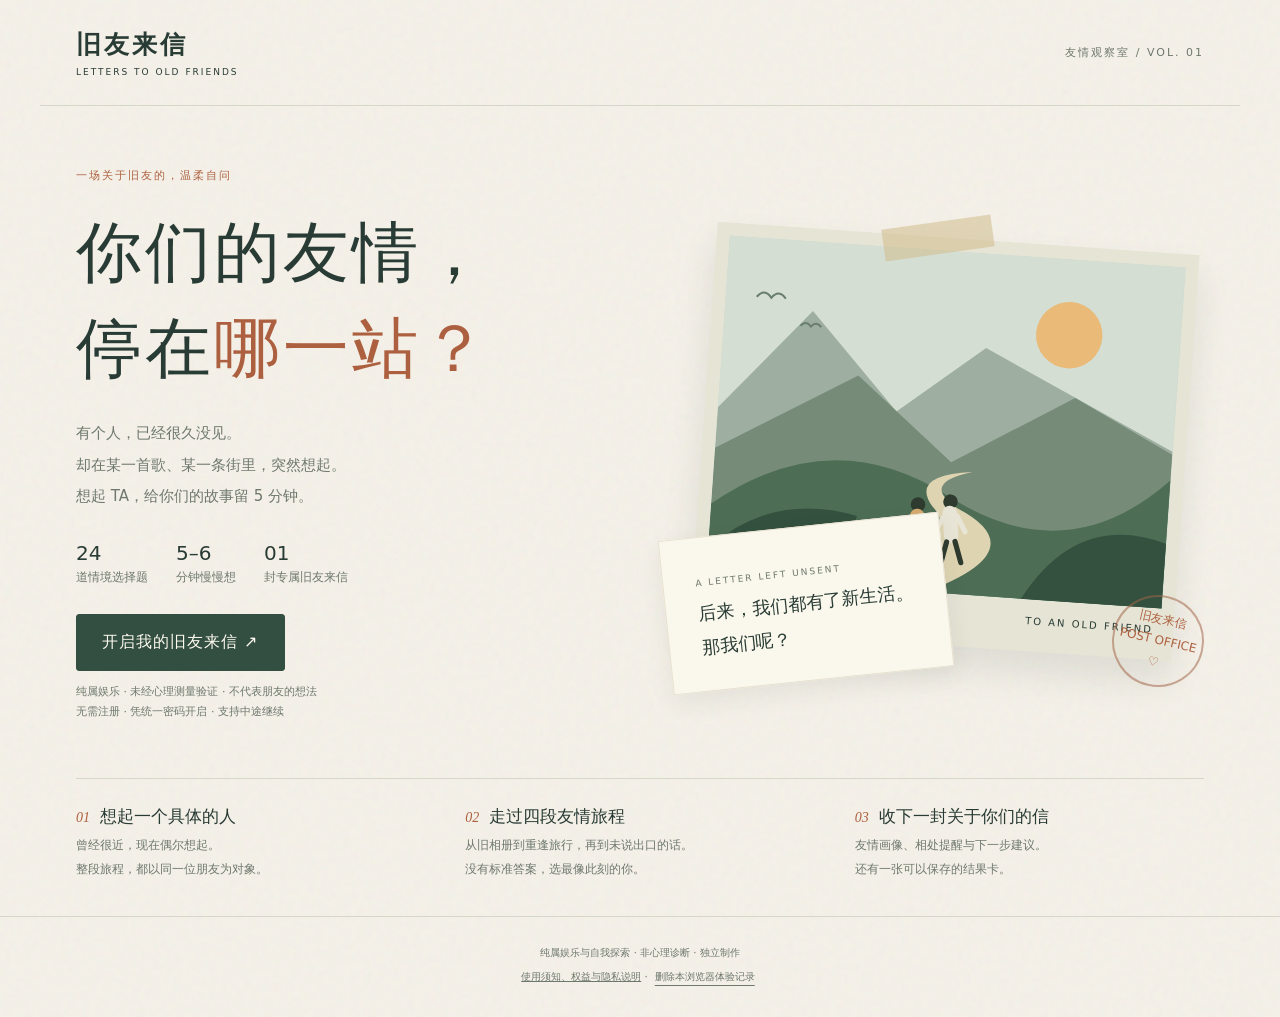
<file: index.html>
<!doctype html><html lang="zh-CN"><head><meta charset="UTF-8"><meta name="viewport" content="width=device-width,initial-scale=1"><meta name="theme-color" content="#f5f1e8"><title>旧友来信 · 你们的友情，停在哪一站？</title><meta name="description" content="想起一个旧友，走完24个情境，收下一封关于你们的来信。原创友情自我探索测评。"><link rel="stylesheet" href="style.css"></head><body><header><a href="#" id="brand">旧友来信<span>LETTERS TO OLD FRIENDS</span></a><span class="issue">友情观察室 / VOL. 01</span></header><main id="app"></main><footer>纯属娱乐与自我探索 · 非心理诊断 · 独立制作<br><a href="notice.html">使用须知、权益与隐私说明</a> · <button class="text-btn" id="delete-data">删除本浏览器体验记录</button></footer><script src="config.js"></script><script src="access.js"></script><script src="app.js"></script></body></html>
</file>
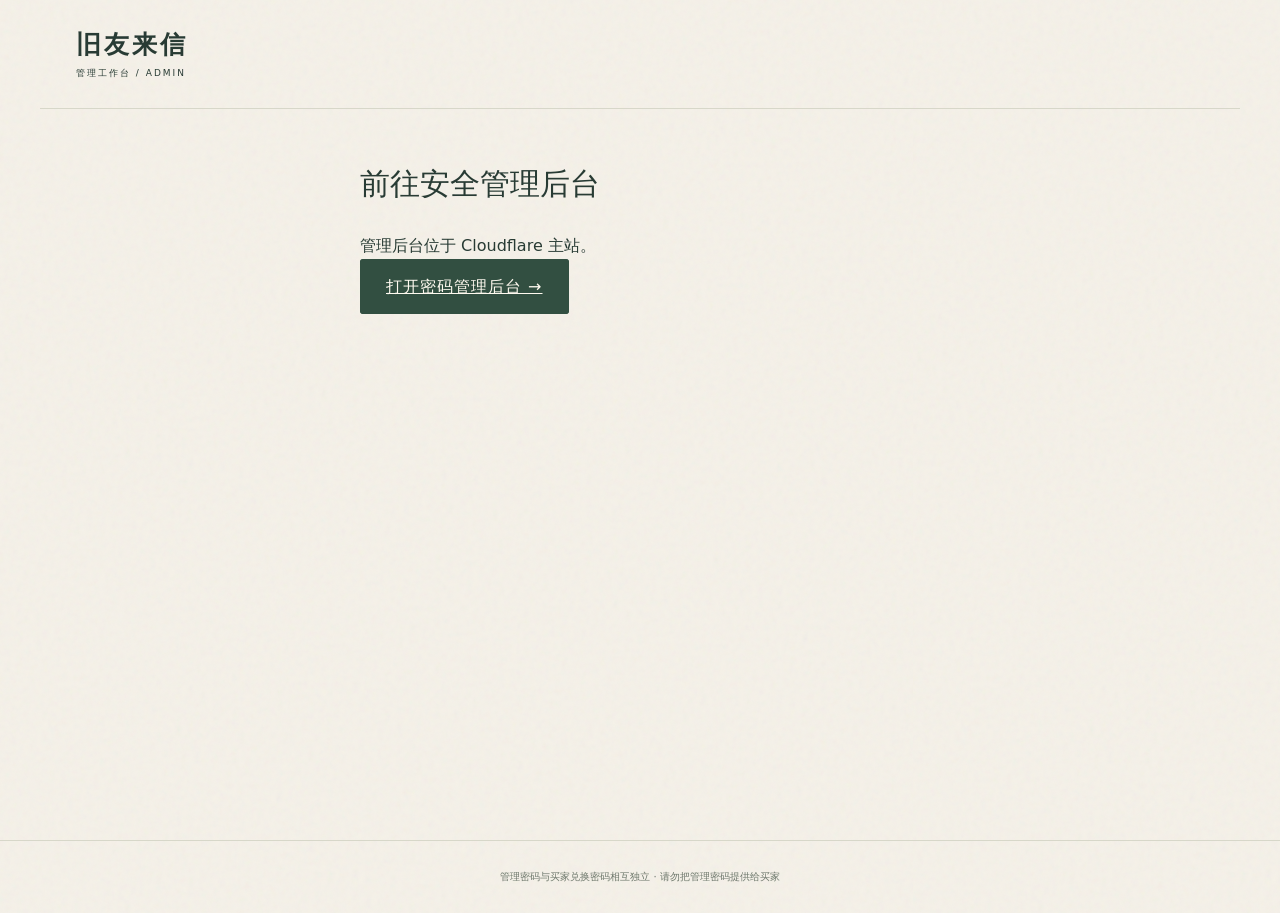
<file: admin.html>
<!doctype html><html lang="zh-CN"><head><meta charset="utf-8"><meta name="viewport" content="width=device-width,initial-scale=1"><meta name="robots" content="noindex,nofollow"><title>旧友来信 · 密码管理</title><link rel="stylesheet" href="style.css"><link rel="stylesheet" href="admin.css"></head><body><header><a href="./">旧友来信<span>管理工作台 / ADMIN</span></a><button class="secondary hidden" id="logout">退出登录</button></header><main id="admin-app"><section class="redeem"><div class="eyebrow">ADMIN ACCESS</div><h2>密码管理工作台</h2><p class="intro">管理员登录后，可生成和管理测评兑换密码。</p><form id="login"><label for="password">管理员密码</label><input type="password" id="password" autocomplete="current-password" required><button class="primary">安全登录 →</button></form></section></main><p id="status" class="toast" role="status" aria-live="polite"></p><footer>管理密码与买家兑换密码相互独立 · 请勿把管理密码提供给买家</footer><script src="config.js"></script><script src="admin.js"></script></body></html>
</file>
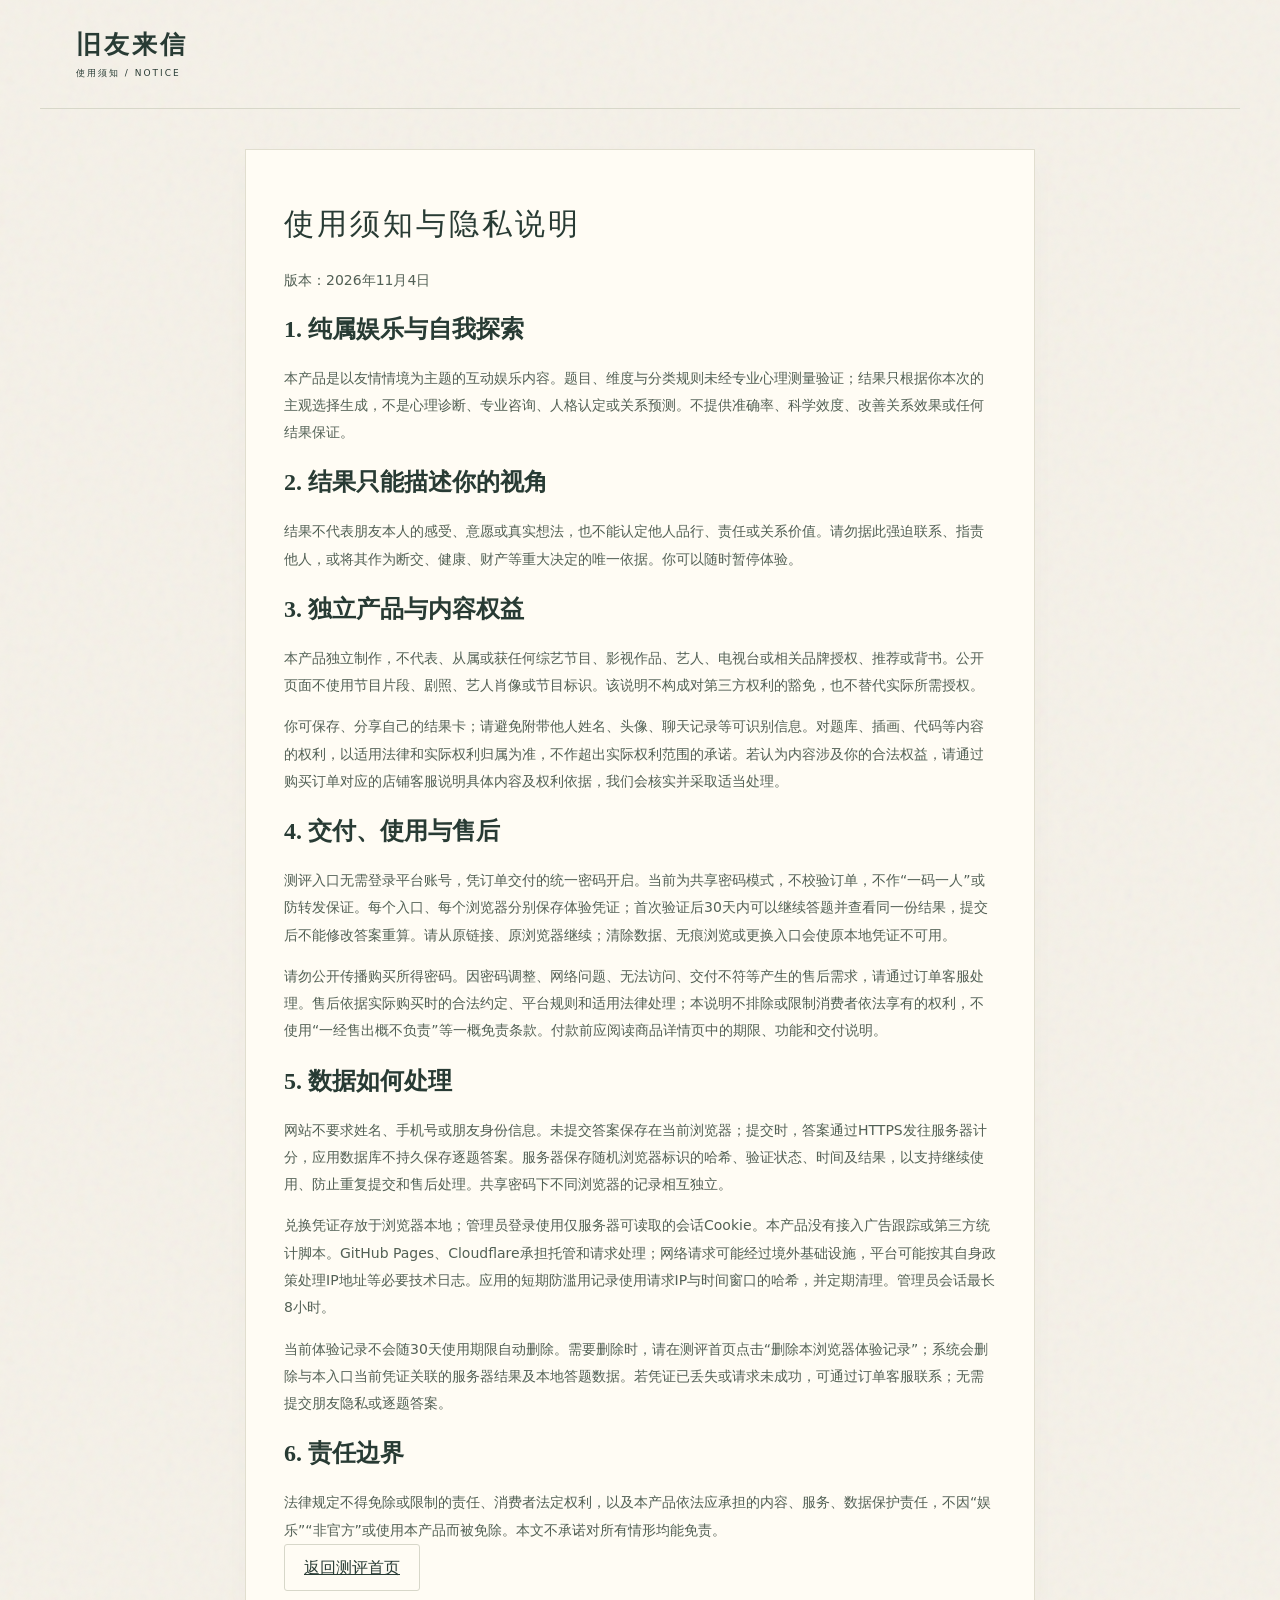
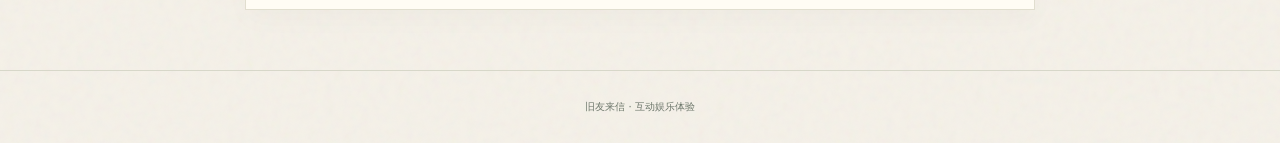
<file: notice.html>
<!doctype html><html lang="zh-CN"><head><meta charset="utf-8"><meta name="viewport" content="width=device-width,initial-scale=1"><title>使用须知与隐私说明 · 旧友来信</title><link rel="stylesheet" href="style.css"></head><body><header><a href="./">旧友来信<span>使用须知 / NOTICE</span></a></header><main><article class="report letter"><h1 style="font-size:30px">使用须知与隐私说明</h1><p class="small">版本：2026年11月4日</p><h2>1. 纯属娱乐与自我探索</h2><p>本产品是以友情情境为主题的互动娱乐内容。题目、维度与分类规则未经专业心理测量验证；结果只根据你本次的主观选择生成，不是心理诊断、专业咨询、人格认定或关系预测。不提供准确率、科学效度、改善关系效果或任何结果保证。</p><h2>2. 结果只能描述你的视角</h2><p>结果不代表朋友本人的感受、意愿或真实想法，也不能认定他人品行、责任或关系价值。请勿据此强迫联系、指责他人，或将其作为断交、健康、财产等重大决定的唯一依据。你可以随时暂停体验。</p><h2>3. 独立产品与内容权益</h2><p>本产品独立制作，不代表、从属或获任何综艺节目、影视作品、艺人、电视台或相关品牌授权、推荐或背书。公开页面不使用节目片段、剧照、艺人肖像或节目标识。该说明不构成对第三方权利的豁免，也不替代实际所需授权。</p><p>你可保存、分享自己的结果卡；请避免附带他人姓名、头像、聊天记录等可识别信息。对题库、插画、代码等内容的权利，以适用法律和实际权利归属为准，不作超出实际权利范围的承诺。若认为内容涉及你的合法权益，请通过购买订单对应的店铺客服说明具体内容及权利依据，我们会核实并采取适当处理。</p><h2>4. 交付、使用与售后</h2><p>测评入口无需登录平台账号，凭订单交付的统一密码开启。当前为共享密码模式，不校验订单，不作“一码一人”或防转发保证。每个入口、每个浏览器分别保存体验凭证；首次验证后30天内可以继续答题并查看同一份结果，提交后不能修改答案重算。请从原链接、原浏览器继续；清除数据、无痕浏览或更换入口会使原本地凭证不可用。</p><p>请勿公开传播购买所得密码。因密码调整、网络问题、无法访问、交付不符等产生的售后需求，请通过订单客服处理。售后依据实际购买时的合法约定、平台规则和适用法律处理；本说明不排除或限制消费者依法享有的权利，不使用“一经售出概不负责”等一概免责条款。付款前应阅读商品详情页中的期限、功能和交付说明。</p><h2>5. 数据如何处理</h2><p>网站不要求姓名、手机号或朋友身份信息。未提交答案保存在当前浏览器；提交时，答案通过HTTPS发往服务器计分，应用数据库不持久保存逐题答案。服务器保存随机浏览器标识的哈希、验证状态、时间及结果，以支持继续使用、防止重复提交和售后处理。共享密码下不同浏览器的记录相互独立。</p><p>兑换凭证存放于浏览器本地；管理员登录使用仅服务器可读取的会话Cookie。本产品没有接入广告跟踪或第三方统计脚本。GitHub Pages、Cloudflare承担托管和请求处理；网络请求可能经过境外基础设施，平台可能按其自身政策处理IP地址等必要技术日志。应用的短期防滥用记录使用请求IP与时间窗口的哈希，并定期清理。管理员会话最长8小时。</p><p>当前体验记录不会随30天使用期限自动删除。需要删除时，请在测评首页点击“删除本浏览器体验记录”；系统会删除与本入口当前凭证关联的服务器结果及本地答题数据。若凭证已丢失或请求未成功，可通过订单客服联系；无需提交朋友隐私或逐题答案。</p><h2>6. 责任边界</h2><p>法律规定不得免除或限制的责任、消费者法定权利，以及本产品依法应承担的内容、服务、数据保护责任，不因“娱乐”“非官方”或使用本产品而被免除。本文不承诺对所有情形均能免责。</p><a class="secondary" href="./">返回测评首页</a></article></main><footer>旧友来信 · 互动娱乐体验</footer></body></html>
</file>
<file: style.css>
:root{--paper:#f5f1e8;--ink:#283b34;--muted:#6e786c;--green:#324f41;--orange:#ad603f;--line:#d7d7c9}*{box-sizing:border-box}body{margin:0;background:var(--paper);color:var(--ink);font-family:system-ui,-apple-system,"Microsoft YaHei",sans-serif;background-image:url("data:image/svg+xml,%3Csvg viewBox='0 0 180 180' xmlns='http://www.w3.org/2000/svg'%3E%3Cfilter id='n'%3E%3CfeTurbulence type='fractalNoise' baseFrequency='.8' numOctaves='3' stitchTiles='stitch'/%3E%3C/filter%3E%3Cpath fill='%23908775' opacity='.055' filter='url(%23n)' d='M0 0h180v180H0z'/%3E%3C/svg%3E")}button,a{-webkit-tap-highlight-color:transparent}button{font:inherit;cursor:pointer}a{color:inherit}header{max-width:1200px;margin:auto;padding:28px 36px;display:flex;align-items:center;justify-content:space-between;border-bottom:1px solid var(--line)}header a{text-decoration:none;font-family:"Noto Serif SC",serif;font-size:25px;font-weight:600;letter-spacing:3px}header a span{display:block;font:9px system-ui;letter-spacing:2px;margin-top:6px}.issue{font-size:11px;letter-spacing:2px;color:var(--muted)}main{max-width:1128px;margin:auto;min-height:70vh}h1,h2,h3,.serif{font-family:"Noto Serif SC","Songti SC",SimSun,serif}h1{font-weight:500;font-size:clamp(42px,5.2vw,66px);line-height:1.45;letter-spacing:3px;margin:22px 0}h1 em{font-style:normal;color:var(--orange)}p{line-height:1.95}.eyebrow{font-size:11px;letter-spacing:2px;color:var(--orange)}.hero{display:grid;grid-template-columns:1.05fr 1fr;gap:65px;padding:62px 0 46px;align-items:center}.intro{color:var(--muted);font-size:15px;line-height:2.1}.facts{display:flex;gap:28px;margin:28px 0;font-size:12px;color:var(--muted)}.facts strong{display:block;color:var(--ink);font-size:20px;font-weight:500;margin-bottom:4px}.primary{border:1px solid var(--green);background:var(--green);color:#fffaf0;padding:17px 25px;min-height:54px;letter-spacing:1px;border-radius:3px;transition:.2s}.primary:hover{background:#213e30;transform:translateY(-1px)}.primary:disabled{opacity:.4;cursor:not-allowed;transform:none}.secondary{border:1px solid var(--line);background:transparent;padding:13px 19px;border-radius:3px;color:var(--ink)}.text-btn{border:0;background:none;color:var(--muted);padding:12px;text-decoration:underline;text-underline-offset:5px}.small{font-size:11px;color:var(--muted);line-height:1.8}.visual{position:relative;padding:26px 18px 44px;min-height:470px}.postcard{background:#e6e4d5;padding:13px 13px 22px;transform:rotate(4deg);box-shadow:0 20px 35px #2031281a;position:relative}.postcard svg{width:100%;display:block;background:#cddbd0}.caption{display:flex;justify-content:space-between;font-size:10px;letter-spacing:2px;padding:16px 7px 0}.tape{position:absolute;top:10px;left:38%;width:110px;height:32px;background:#d0bb8c88;transform:rotate(-8deg);z-index:2}.note{position:absolute;bottom:8px;left:-20px;padding:25px 32px;background:#faf7ec;box-shadow:0 10px 25px #26392c12;transform:rotate(-6deg);font-family:"Noto Serif SC",serif;font-size:18px;line-height:1.9;border:1px solid #e8e1d0}.note span{font:9px system-ui;color:var(--muted);letter-spacing:2px}.stamp{position:absolute;right:0;bottom:2px;width:92px;height:92px;border:2px solid #a2664a88;border-radius:50%;color:var(--orange);display:grid;place-content:center;text-align:center;transform:rotate(13deg);font-size:12px;line-height:1.8}.below{border-top:1px solid var(--line);padding:26px 0 35px;display:grid;grid-template-columns:1fr 1fr 1fr;gap:40px}.below h3{font-size:17px;font-weight:500;margin:0 0 6px}.below p{font-size:12px;color:var(--muted);margin:0}.num{color:var(--orange);font:italic 14px Georgia;margin-right:10px}footer{text-align:center;font-size:10px;color:var(--muted);padding:26px 20px;line-height:2;border-top:1px solid var(--line)}.quiz{max-width:700px;margin:44px auto 60px}.progress-meta{display:flex;justify-content:space-between;font-size:11px;color:var(--muted);margin-bottom:12px}.track{height:3px;background:#dfdfd1}.track i{height:100%;display:block;background:var(--green);transition:width .25s}.chapter{margin-top:38px;font-size:12px;color:var(--orange);letter-spacing:2px}.quiz h2{font-size:clamp(24px,3vw,32px);font-weight:500;line-height:1.7;margin:18px 0 10px}.hint{font-size:12px;color:var(--muted);margin-bottom:26px}.options{display:grid;gap:12px}.option{width:100%;background:#fbf9f280;border:1px solid var(--line);border-radius:3px;padding:17px 20px;text-align:left;display:flex;gap:16px;align-items:center;color:var(--ink);line-height:1.7;font-size:14px}.option b{font:13px Georgia;border:1px solid var(--line);width:28px;height:28px;display:grid;place-content:center;flex-shrink:0;border-radius:50%}.option:hover{border-color:#8b9d8c}.option.selected{border-color:var(--green);background:#e7ecdf}.option.selected b{background:var(--green);color:white;border-color:var(--green)}.nav{display:flex;justify-content:space-between;margin-top:26px;align-items:center}button:focus-visible,a:focus-visible{outline:3px solid #b7754d;outline-offset:4px}.report{max-width:790px;margin:40px auto 60px}.result-head{text-align:center;padding:20px 20px 32px}.result-head h1{font-size:42px;margin:12px 0}.tag{display:inline-block;border:1px solid var(--line);padding:5px 13px;font-size:11px;border-radius:20px}.quote{font-family:"Noto Serif SC",serif;color:var(--orange);font-size:20px}.letter{background:#fffcf4;border:1px solid #e1decf;padding:30px 38px;box-shadow:0 10px 25px #26392c06}.letter p{font-size:14px;color:#526055}.letter h3{font-size:20px;font-weight:500}.dimensions{display:grid;grid-template-columns:1fr 1fr;gap:23px 30px;margin:30px 0}.dimension label{display:flex;justify-content:space-between;font-size:12px;margin-bottom:9px}.dimension small{font-size:10px;color:var(--muted)}.dimension .track{height:6px}.report-actions{display:flex;justify-content:center;gap:12px;flex-wrap:wrap;margin:26px 0}.callout{padding:20px 24px;border-left:3px solid #b17955;background:#edeadd;margin:22px 0;font-size:14px;line-height:1.9}.share-preview{display:block;max-width:100%;max-height:600px;margin:20px auto;border:1px solid var(--line)}details{margin-top:25px;font-size:12px;line-height:1.9;color:var(--muted)}summary{cursor:pointer}.toast{text-align:center;min-height:22px;color:var(--orange);font-size:12px}.hidden{display:none}@media(max-width:800px){header{padding:21px 22px}.issue{font-size:9px;letter-spacing:1px}main{padding:0 23px}.hero{grid-template-columns:1fr;gap:10px;padding-top:32px}.hero h1{font-size:43px}.hero .primary{width:100%}.visual{min-height:370px;max-width:420px;width:100%;margin:auto;padding:25px 22px 45px}.note{left:0;bottom:0;font-size:16px;padding:17px 23px}.stamp{right:0;width:74px;height:74px;font-size:10px}.below{grid-template-columns:1fr;gap:22px}.quiz{margin-top:28px}.chapter{margin-top:28px}.option{padding:14px}.letter{padding:22px}.dimensions{gap:23px 20px}.result-head{padding-left:0;padding-right:0}.result-head h1{font-size:34px}.quote{font-size:17px}.facts{gap:30px}.intro{font-size:14px}}@media(prefers-reduced-motion:reduce){*{transition:none!important}}

.action-steps{padding-left:22px}.action-steps li{margin:14px 0}.action-steps strong{font-size:12px;color:var(--orange)}input,select,textarea{font:inherit;background:#fffcf4;border:1px solid var(--line);color:var(--ink);border-radius:4px;padding:13px;width:100%}label{font-size:13px;display:block;margin:15px 0 7px}.error{color:#a44334;line-height:1.8;font-size:13px}.redeem{max-width:560px;margin:55px auto}.redeem h2{font-weight:500;font-size:30px}.redeem .primary{width:100%;margin-top:18px}

.notice-check{display:flex;gap:10px;align-items:flex-start;font-size:12px;line-height:1.8}.notice-check input{width:18px;min-width:18px;height:18px;margin-top:3px}.notice-check a{text-underline-offset:3px}footer .text-btn{font-size:10px;padding:4px}
</file>
<file: admin.css>
.dashboard{padding:35px 0}.dashboard h2{font-weight:500}.metrics{display:grid;grid-template-columns:repeat(4,1fr);gap:14px;margin:25px 0}.metric{padding:20px;border:1px solid var(--line);background:#fffcf4}.metric b{display:block;font-size:28px;font-weight:500;margin-bottom:5px}.metric span{font-size:12px;color:var(--muted)}.generate{border:1px solid var(--line);background:#fffcf4;padding:24px}.form-grid{display:grid;grid-template-columns:1fr 1fr 2fr;gap:20px}.generate .primary{margin-top:20px}.table-wrap{overflow-x:auto;margin:24px 0}table{border-collapse:collapse;width:100%;font-size:12px;white-space:nowrap}th,td{border-bottom:1px solid var(--line);padding:14px 10px;text-align:left}th{font-weight:500;color:var(--muted)}td button{font-size:11px;padding:7px 10px}.fresh{padding:24px;border:1px solid var(--green);margin:24px 0;background:#e9eddf}.fresh textarea{font:13px monospace;min-height:150px}.toolbar{display:flex;gap:12px;flex-wrap:wrap;margin-top:15px}.pending{color:var(--orange)}.pagination{display:flex;gap:15px;align-items:center;justify-content:flex-end}.note-cell{max-width:200px;overflow:hidden;text-overflow:ellipsis}.danger{color:#9d4338}.help{font-size:12px;color:var(--muted);line-height:1.9}@media(max-width:650px){.metrics{grid-template-columns:1fr 1fr}.form-grid{grid-template-columns:1fr;gap:0}.dashboard{padding:20px 0}}
</file>
